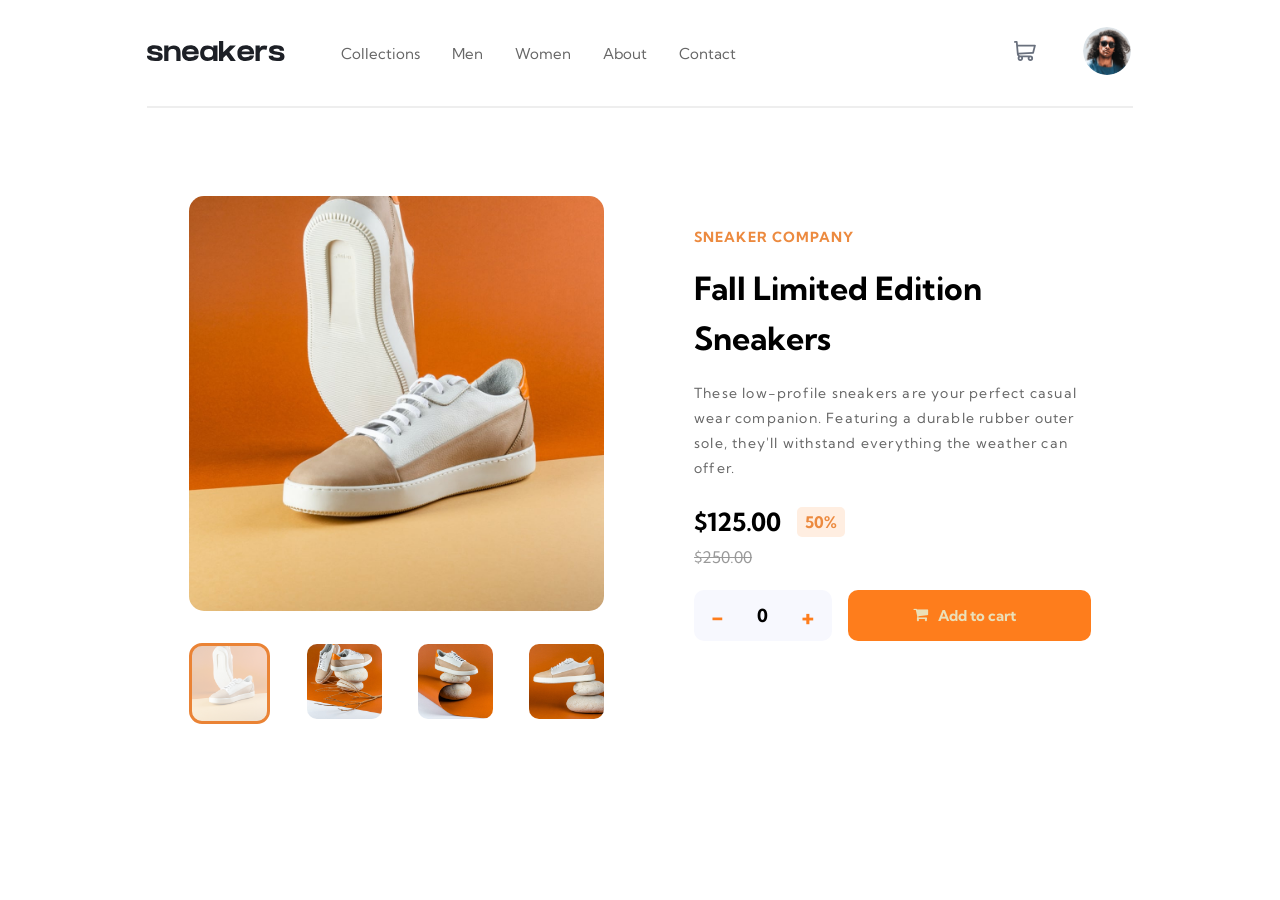
<file: index.html>
<!DOCTYPE html>
<html lang="en">
  <head>
    <meta charset="UTF-8" />
    <meta name="viewport" content="width=device-width, initial-scale=1.0" />
    <link
      rel="stylesheet"
      href="https://cdnjs.cloudflare.com/ajax/libs/font-awesome/4.7.0/css/font-awesome.min.css"
    />
    <link rel="stylesheet" media="screen" href="assets/css/style.css" />
    <title>E-Commerce Product Page</title>
  </head>
  <body>
    <!--container start-->
    <div class="container">
      <!--header section start-->
      <header>
        <div class="wrapper">
          <div class="left-nav">
            <div class="mobile-nav">
              <div class="mobile-menu">
                <img src="./assets/images/icon-menu.svg" alt="Mobile Menu" />
              </div>
              <div class="logo-container">
                <img src="./assets/images/logo.svg" alt="Logo" />
              </div>
            </div>
            <ul class="left-nav-list">
              <li><a href="#">Collections</a></li>
              <li><a href="#">Men</a></li>
              <li><a href="#">Women</a></li>
              <li><a href="#">About</a></li>
              <li><a href="#">Contact</a></li>
            </ul>
          </div>
          <div class="right-nav">
            <div class="cart">
              <figure>
                <img src="./assets/images/icon-cart.svg" alt="Cart Image" />
              </figure>
              <span class="order-number"></span>
            </div>
            <div class="avatar">
              <img src="./assets/images/image-avatar.png" alt="Avatar Image" />
            </div>
          </div>
          <div class="cart-basket hide">
            <p class="cart-head">Cart</p>
            <p class="product-info-para">Your cart is empty.</p>
            <div class="product-info hide">
              <!-- <div class="product-info-box">
                <div class="product-details">
                  <figure>
                    <img
                      src="./assets/images/image-product-1-thumbnail.jpg"
                      alt="Product 1"
                    />
                  </figure>
                  <p>
                    Fall Limited Edition Sneakers <br />
                    <span class="cart-product-price">$125.00</span>
                    <img src="./assets/images/icon-close.svg" alt="" />
                    <span class="total-no">3</span>
                    <span class="total-price">$375.00</span>
                  </p>
                  <figure>
                    <img
                      class="delete-icon"
                      src="./assets/images/icon-delete.svg"
                      alt="Delete Icon"
                    />
                  </figure>
                </div>
                <button class="checkout-btn">Checkout</button>
              </div> -->
            </div>
          </div>
        </div>
      </header>
      <!--header section ends-->
      <!--main section start-->
      <main>
        <div class="wrapper">
          <div class="product-image-container">
            <div class="main-image-container">
              <div class="hero-image">
                <img
                  src="./assets/images/image-product-1.jpg"
                  alt="Product Image 1"
                />
              </div>
              <ul class="indicator">
                <li class="previous-icon icon">
                  <img
                    src="./assets/images/icon-previous.svg"
                    alt="Previous Icon"
                  />
                </li>
                <li class="next-icon icon">
                  <img src="./assets/images/icon-next.svg" alt="Next Icon" />
                </li>
              </ul>
            </div>
            <ul class="image-thumbnail-container">
              <li class="active-img-list">
                <img
                  src="./assets/images/image-product-1.jpg"
                  alt="Product Image Thumbnail 1"
                  class="active-image"
                />
              </li>
              <li>
                <img
                  src="./assets/images/image-product-2.jpg"
                  alt="Product Image Thumbnail 2"
                />
              </li>
              <li>
                <img
                  src="./assets/images/image-product-3.jpg"
                  alt="Product Image Thumbnail 3"
                />
              </li>
              <li>
                <img
                  src="./assets/images/image-product-4.jpg"
                  alt="Product Image Thumbnail 4"
                />
              </li>
            </ul>
          </div>
          <div class="product-info-container">
            <span class="sneaker">SNEAKER COMPANY</span>
            <h1>Fall Limited Edition Sneakers</h1>
            <p>
              These low-profile sneakers are your perfect casual wear companion.
              Featuring a durable rubber outer sole, they'll withstand
              everything the weather can offer.
            </p>
            <div class="price-container">
              <div class="current-price-container">
                <span class="current-price"> $125.00 </span>
                <span class="percentage">50%</span>
              </div>
              <div class="discount">
                <span>$250.00</span>
              </div>
            </div>
            <div class="cart-container">
              <ul class="number-container">
                <li class="decrement">-</li>
                <li class="number-display">0</li>
                <li class="increment">+</li>
              </ul>
              <div class="cart-box">
                <span>cart</span>
                <button type="button">Add to cart</button>
              </div>
            </div>
          </div>
        </div>
        <div class="modal-box">
          <div class="wrapper">
            <div class="close-icon">
              <span>close</span>
            </div>
            <div class="hero-image-container">
              <figure>
                <img
                  src="./assets/images/image-product-1.jpg"
                  alt="Product 1 Image"
                />
              </figure>
              <div class="modal-arrow-container">
                <ul class="modal-indicator">
                  <li class="previous-icon icon">
                    <img
                      src="./assets/images/icon-previous.svg"
                      alt="Previous Icon"
                    />
                  </li>
                  <li class="next-icon icon">
                    <img src="./assets/images/icon-next.svg" alt="Next Icon" />
                  </li>
                </ul>
              </div>
            </div>
            <ul class="modal-thumbnail-container">
              <li class="active-img-list">
                <img
                  src="./assets/images/image-product-1.jpg"
                  alt="Product Image Thumbnail 1"
                  class="active-image"
                />
              </li>
              <li>
                <img
                  src="./assets/images/image-product-2.jpg"
                  alt="Product Image Thumbnail 2"
                />
              </li>
              <li>
                <img
                  src="./assets/images/image-product-3.jpg"
                  alt="Product Image Thumbnail 3"
                />
              </li>
              <li>
                <img
                  src="./assets/images/image-product-4.jpg"
                  alt="Product Image Thumbnail 4"
                />
              </li>
            </ul>
          </div>
        </div>
      </main>
      <!--main section end-->
    </div>
    <!--container end-->

    <script src="./assets/js/script.js"></script>
  </body>
</html>
</file>
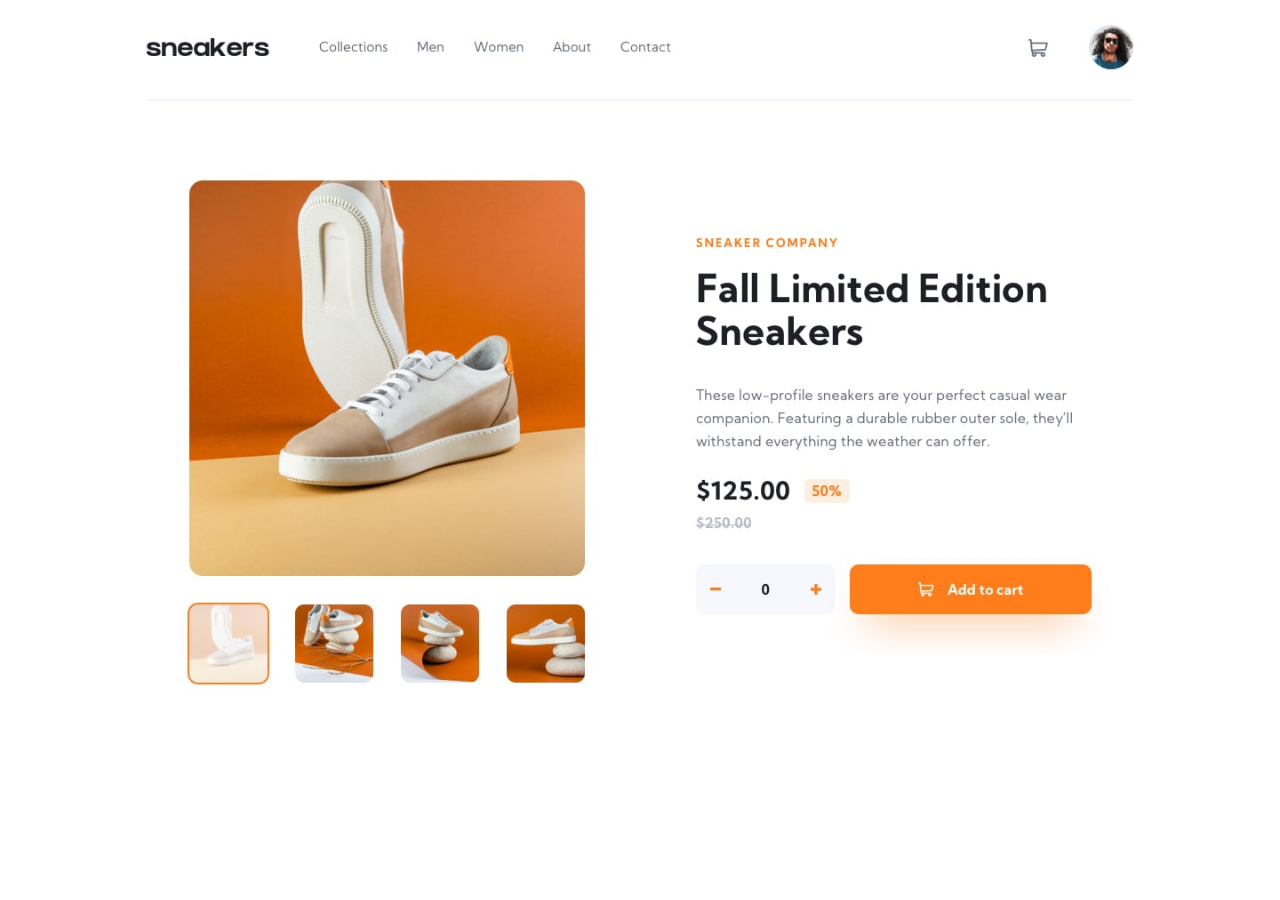
<file: img-desktop.html>
<!DOCTYPE html>
<html lang="en">
  <head>
    <meta charset="UTF-8" />
    <meta name="viewport" content="width=device-width, initial-scale=1.0" />
    <title>Desktop Design</title>
    <style>
      * {
        margin: 0;
        padding: 0;
      }
      img {
        width: 100%;
        height: auto;
      }
    </style>
  </head>
  <body>
    <div>
      <img
        src="./assets/images/design/desktop-design.jpg"
        alt="Desktop Design"
      />
    </div>
  </body>
</html>
</file>
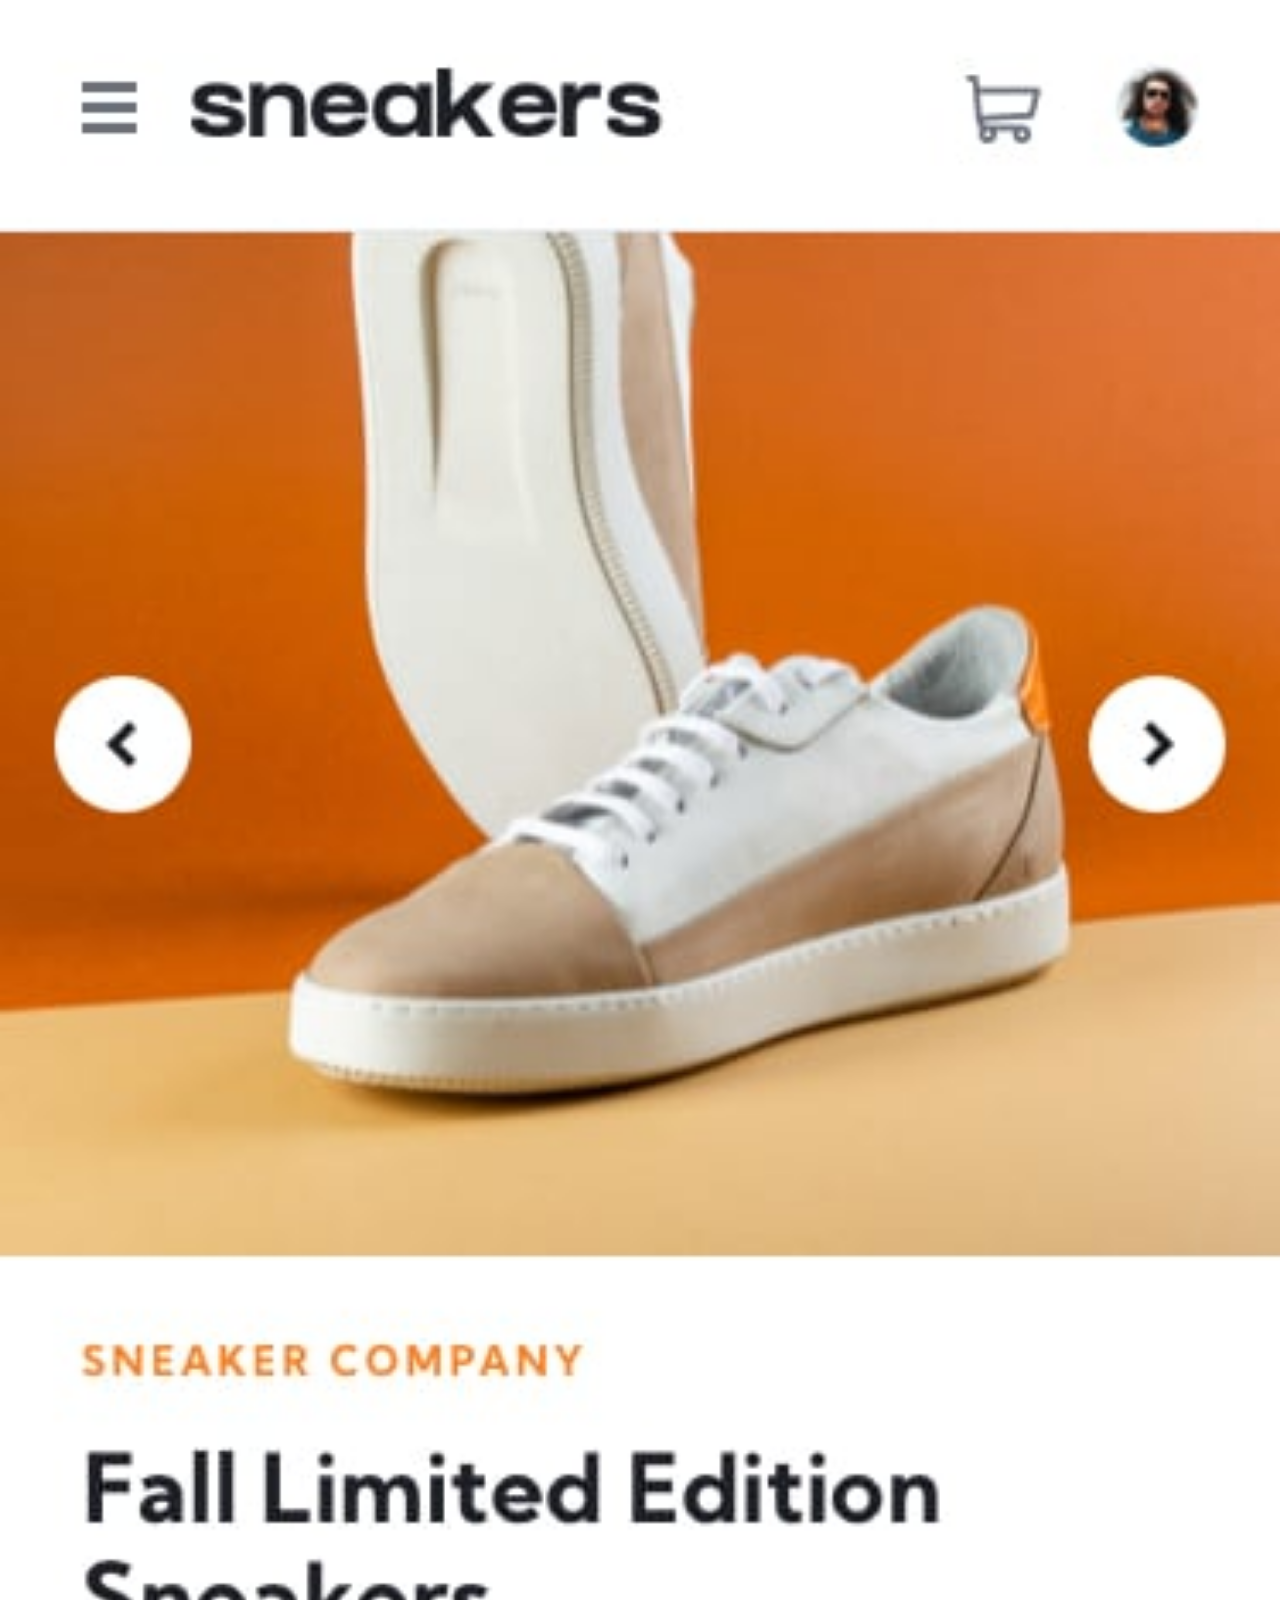
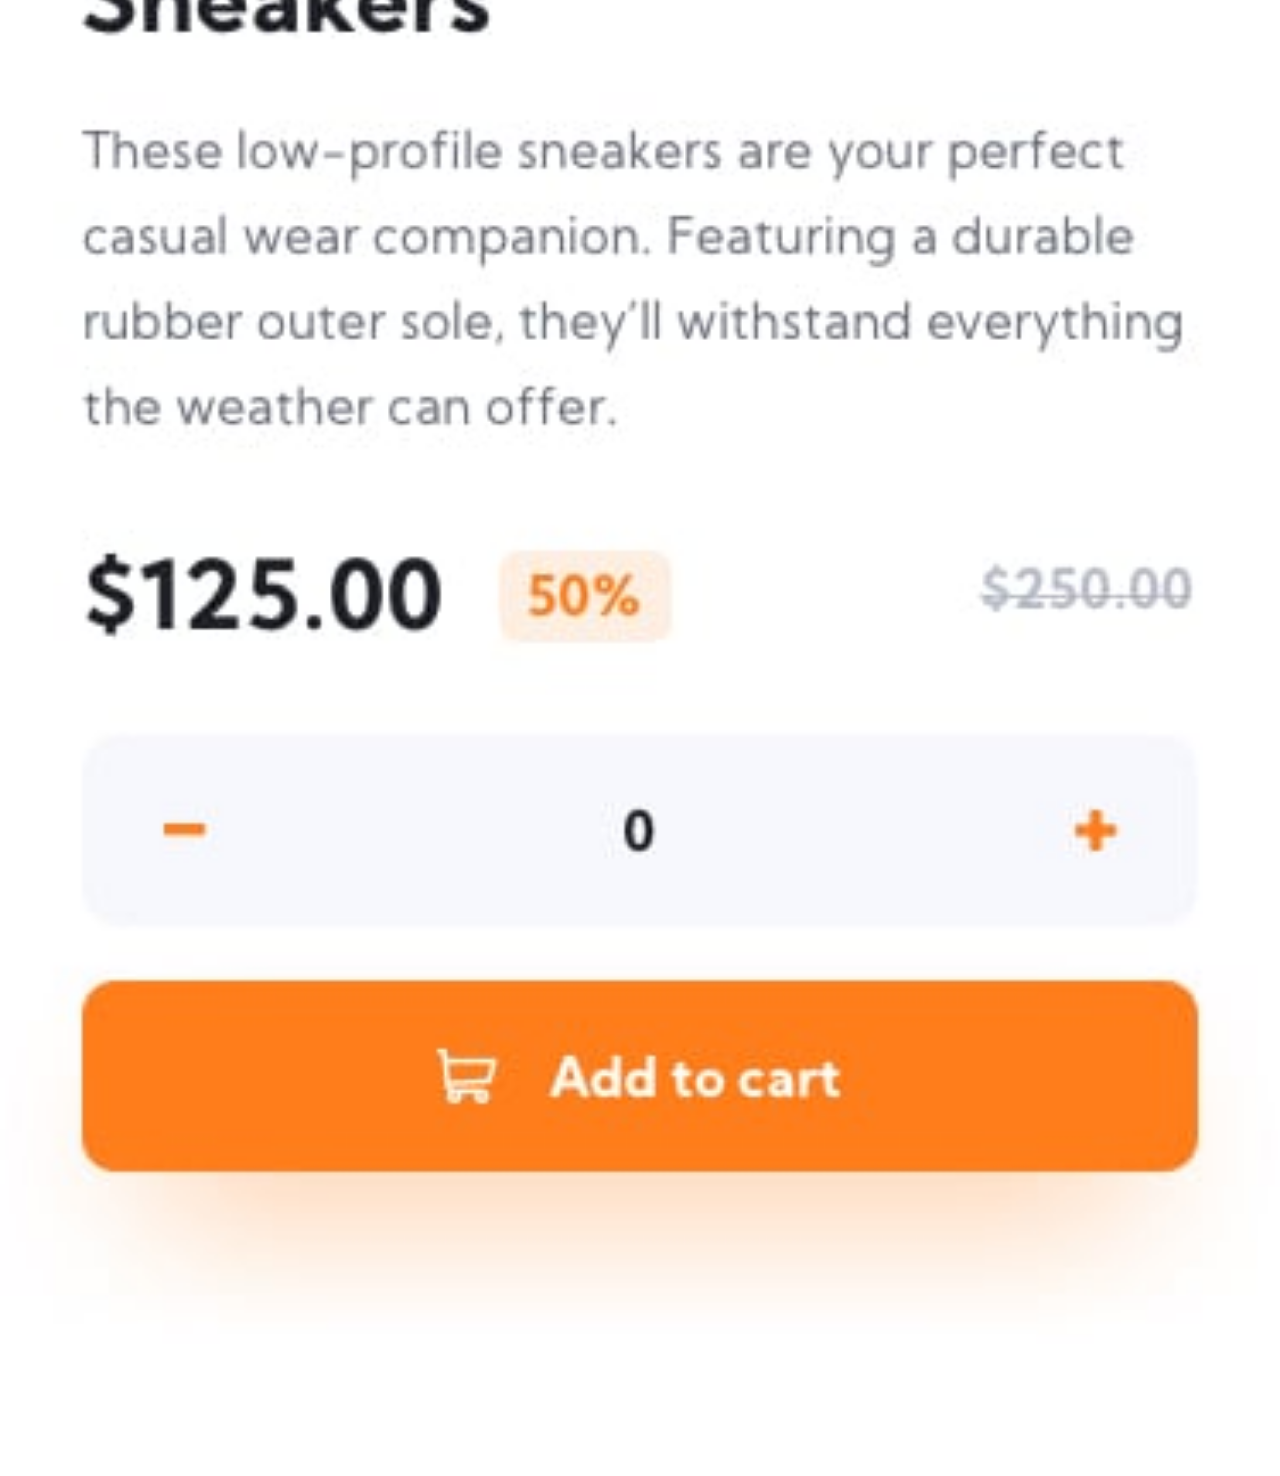
<file: img-mobile.html>
<!DOCTYPE html>
<html lang="en">
  <head>
    <meta charset="UTF-8" />
    <meta name="viewport" content="width=device-width, initial-scale=1.0" />
    <title>Mobile Design</title>
    <style>
      * {
        margin: 0;
        padding: 0;
      }
      img {
        width: 100%;
        height: auto;
      }
    </style>
  </head>
  <body>
    <div>
      <img src="./assets/images/design/mobile-design.jpg" alt="Mobile Design" />
    </div>
  </body>
</html>
</file>
<file: assets/css/style.css>
@import url("https://fonts.googleapis.com/css2?family=Kumbh+Sans:wght@400;700&display=swap");

* {
  margin: 0;
  padding: 0;
  box-sizing: border-box;
  font-family: "Kumbh Sans", sans-serif;
}

ul li {
  list-style-type: none;
}

a {
  text-decoration: none;
}

/*for wrapper*/
.wrapper {
  max-width: 1350px;
  width: 86%;
  margin: 0 auto;
}

:root {
  --light-gray: #a6a6aa;
  --light-orange: #ec8a3f;
  --light-orange-bg: #ffeee1;
  --light-blue: #f7f8fe;
  --orange: #fe7d1c;
  --cream: #ebe0b9;
}

/*=================================
  Header styling starts here
=================================*/

header .wrapper,
.left-nav,
.right-nav,
.left-nav-list,
.image-thumbnail-container,
.modal-thumbnail-container {
  display: flex;
  align-items: center;
}

header .wrapper {
  justify-content: space-between;
  width: 77%;
  padding: 31px 0 31px;
  border-bottom: 2px solid #eee;
}

.avatar img {
  width: 52px;
  height: 52px;
}

.left-nav {
  gap: 66px;
}

.left-nav-list {
  gap: 32px;
}

.left-nav-list li a {
  color: #666;
}

.right-nav {
  gap: 45px;
}
/*=================================
  Header styling ends here
=================================*/

/*=================================
  main styling starts here
=================================*/

main .wrapper {
  width: 70.4%;
  padding: 97px 0 130px;
  display: flex;
  justify-content: space-between;
}

.main-image-container img {
  max-width: 100%;
  border-radius: 15px;
}

.image-thumbnail-container li img,
.modal-thumbnail-container li img {
  max-width: 100%;
  max-height: 95px;
  border-radius: 10px;
}

.active-img-list {
  border-radius: 13px;
  border: 3.3px solid #ea8335;
  height: 101px;
}

.active-image {
  opacity: 0.3;
}

.image-thumbnail-container li,
.modal-thumbnail-container li {
  max-width: 100%;
}

.image-thumbnail-container,
.modal-thumbnail-container {
  justify-content: space-between;
}

.main-image-container {
  margin-bottom: 28px;
}

.product-image-container,
.product-info-container {
  max-width: 44%;
}

.sneaker {
  letter-spacing: 1.1px;
  font-size: 14.5px;
  font-weight: 700;
  color: var(--light-orange);
}

.product-info-container {
  padding-top: 63px;
}

h1 {
  font-size: 46px;
  margin-top: 17px;
  margin-bottom: 38px;
  line-height: 50px;
}

.product-info-container p {
  font-size: 15px;
  letter-spacing: 1.1px;
  line-height: 27px;
  color: #666;
  margin-bottom: 27px;
}

.current-price {
  font-weight: bold;
  font-size: 32px;
}

.percentage {
  background: var(--light-orange-bg);
  color: var(--light-orange);
  font-weight: bold;
  padding: 5px 2%;
  border-radius: 5px;
  display: flex;
  align-items: center;
}

.current-price-container {
  display: flex;
  align-items: center;
  gap: 16px;
  margin-bottom: 10px;
}

.discount {
  color: #999;
  text-decoration: line-through;
  margin-bottom: 37px;
}

.cart-container {
  display: flex;
  gap: 16px;
}

.number-container {
  display: flex;
  background: var(--light-blue);
  flex-basis: 37%;
  justify-content: space-between;
  align-items: center;
  border-radius: 10px;
}

.number-container li {
  flex-grow: 1;
  text-align: center;
  padding: 13px 0;
  font-size: 25px;
  font-weight: bold;
}

li.number-display {
  font-size: 18px;
}

.decrement,
.increment {
  color: var(--orange);
}

.cart-box {
  flex-basis: 65%;
  background: var(--orange);
  align-items: center;
  display: flex;
  justify-content: center;
  border-radius: 10px;
  gap: 15px;
}

.cart-box button {
  padding: 10px;
  background: transparent;
  border: none;
  outline: none;
  color: var(--cream);
  font-size: 15px;
  font-weight: bold;
}

.cart-box span {
  position: relative;
  text-indent: -9999px;
}

.cart-box span::before {
  content: "\f07a";
  position: absolute;
  top: 0;
  left: 0;
  text-indent: 0;
  font-family: "FontAwesome";
  color: var(--cream);
}

.mobile-menu {
  display: none;
}

.indicator {
  display: none;
  justify-content: space-between;
  position: absolute;
  width: 100%;
  top: 50%;
  transform: translateY(-50%);
  padding: 0px 30px;
}

.main-image-container {
  position: relative;
}

.icon {
  width: 40px;
  height: 40px;
  background: #fff;
  border-radius: 50%;
  position: relative;
}

.icon img {
  position: absolute;
  top: 50%;
  left: 50%;
  transform: translate(-50%, -50%);
}

.indicator li:hover,
.cart:hover,
.avatar:hover,
.image-thumbnail-container li:hover,
.modal-thumbnail-container li:hover,
.decrement:hover,
.increment:hover,
.cart-box:hover,
.hero-image:hover {
  cursor: pointer;
}

.mobile-menu:hover {
  cursor: pointer;
}

.avatar img {
  border: 2px solid transparent;
  border-radius: 50%;
}

.cart-basket {
  display: flex;
  flex-direction: column;
}

.cart-basket {
  box-shadow: 11px 16px 21px -3px rgba(0, 0, 0, 0.1),
    -8px 10px 15px -3px rgba(0, 0, 0, 0.1);
  position: absolute;
  right: 6%;
  top: 90px;
  width: 25%;
  background-color: #fff;
  height: 255px;
  z-index: 9999;
}

.product-info {
  height: 100%;
  display: flex;
  justify-content: center;
  align-items: center;
}

.cart-head {
  padding: 25px;
  border-bottom: 0.1px solid #e8e7eb;
  font-weight: bold;
}

.hero-image-container {
  display: flex;
  justify-content: center;
  align-items: center;
  width: 100%;
  flex-direction: column;
  position: relative;
  margin-bottom: 35px;
}

.hero-image-container figure img {
  width: 100%;
  border-radius: 15px;
}

.hero-image-container figure {
  width: 100%;
}

.close-icon {
  display: flex;
  justify-content: end;
  position: relative;
  margin-bottom: 20px;
  cursor: pointer;
}

.close-icon:hover span::before {
  color: #ea8335;
}

.close-icon span {
  width: 25px;
  height: 25px;
  display: inline-block;
  text-indent: -9999px;
  display: flex;
  justify-content: center;
  align-items: center;
}

.close-icon span::before {
  content: "\f00d";
  font-family: "FontAwesome";
  color: #fff;
  font-size: 30px;
  text-indent: 0;
  position: absolute;
}

.modal-arrow-container {
  width: 100%;
  position: absolute;
  height: 55px;
  display: flex;
  align-items: center;
}

.modal-indicator {
  display: flex;
  justify-content: space-between;
  width: 100%;
  align-items: center;
}

.modal-indicator li:hover {
  cursor: pointer;
}

.modal-indicator .icon {
  width: 55px;
  height: 55px;
}

.modal-indicator .previous-icon {
  position: absolute;
  left: -27.5px;
}

.modal-indicator .next-icon {
  position: absolute;
  right: -27.5px;
}

.modal-thumbnail-container {
  padding: 0 9.2%;
}

.modal-box {
  position: fixed;
  left: 50%;
  transform: translateX(-50%);
  width: 100%;
  height: 100%;
  z-index: 5;
  background: rgba(0, 0, 0, 0.75);
  top: 0;
  overflow: auto;
  padding-bottom: 200px;
}

.modal-box .wrapper {
  flex-direction: column;
  width: 38.2%;
  padding: 0;
  position: relative;
  top: 85px;
}

.modal-box {
  display: none;
}

.cart {
  display: flex;
  position: relative;
}

.left-nav-list.show {
  display: flex;
}

.product-info-para {
  padding: 25px;
  height: 200px;
  display: flex;
  justify-content: center;
  align-items: center;
}

.order-number {
  position: absolute;
  display: inline-block;
  text-indent: -9999px;
  width: 23px;
  height: 18px;
  background-color: #ea7319;
  border-radius: 50%;
  top: -9px;
  right: -7px;
}

.dis {
  text-indent: 0;
  text-align: center;
  font-size: 11px;
  display: flex;
  justify-content: center;
  align-items: center;
  font-weight: 600;
  color: var(--cream);
}

.hide {
  display: none;
}

.show {
  display: flex;
}

.avatar:hover img {
  border: 2px solid #fe7d1c;
}

.left-nav-list li {
  position: relative;
}

.logo-container:hover,
.cart-box:hover,
.cart-box button:hover {
  cursor: pointer;
}

.left-nav-list li:hover::after {
  width: 100%;
  height: 4px;
  background-color: #fe7d1c;
  position: absolute;
  content: "";
  bottom: -50px;
  left: 0px;
}

.product-info {
  padding: 25px;
}

.product-details {
  display: flex;
  align-items: center;
  gap: 18px;
  margin-bottom: 28px;
  justify-content: space-between;
}

.product-details figure:nth-of-type(1) {
  width: 52px;
  height: 52px;
}

.product-details img {
  width: 100%;
  height: 100%;
  border-radius: 5px;
}

.product-details p img {
  width: 10px;
  height: 10px;
}

.product-details .delete-icon {
  width: 13px;
  height: 19px;
}

.product-details .delete-icon:hover,
.checkout-btn:hover {
  cursor: pointer;
}

.product-info {
  justify-content: space-between;
  align-items: initial;
}

.product-details p {
  font-size: 17px;
  line-height: 25px;
  color: #909195;
}

.cart-head {
  font-size: 17px;
}

.checkout-btn {
  width: 100%;
  height: 60px;
  border-radius: 15px;
  border: none;
  background-color: #ea7319;
  font-size: 16px;
  color: #fff5df;
  font-weight: 600;
  margin-bottom: 7px;
}

.cart-basket {
  height: auto;
  border-radius: 10px;
}

.total-price {
  font-weight: bold;
  color: #000;
}

.checkout-btn:hover {
  color: #fff;
}

.change-color {
  background-color: #f5a161;
}

/*=================================
  main styling ends here
=================================*/

/*media query starts*/

/*media query for 1440px starts here*/
@media only screen and (max-width: 1440px) {
  header .wrapper {
    padding: 25px 0 25px;
  }

  .left-nav {
    gap: 56px;
  }

  .left-nav-list li {
    font-size: 15px;
  }

  .avatar img {
    width: 52px;
    height: 52px;
  }

  h1 {
    font-size: 46px;
    margin-bottom: 30px;
  }

  main .wrapper {
    padding: 88px 0 130px;
  }

  .product-info-container {
    padding-top: 63px;
  }

  .sneaker {
    font-size: 14px;
  }

  .product-info-container p {
    font-size: 14px;
    letter-spacing: 1.2px;
    line-height: 25px;
  }

  .current-price {
    font-size: 29px;
  }

  .product-details p {
    font-size: 14px;
  }

  .product-info-box {
    flex-grow: 1;
  }

  .cart-basket {
    width: 26.5%;
  }
}

/*media query for 1300px starts here*/
@media only screen and (max-width: 1300px) {
  .product-info-container {
    padding-top: 30px;
  }

  h1 {
    font-size: 32px;
    margin-bottom: 18px;
  }

  .product-image-container {
    max-width: 46%;
  }

  .image-thumbnail-container li img,
  .modal-thumbnail-container li img {
    max-height: 75px;
  }

  .current-price {
    font-size: 25px;
  }

  .number-container li {
    padding: 10px 0;
  }

  .product-info-container p {
    margin-bottom: 25px;
  }

  .discount {
    margin-bottom: 23px;
  }

  .modal-thumbnail-container {
    padding: 0 3%;
  }

  .modal-thumbnail-container li {
    height: 95px;
  }

  .modal-thumbnail-container li img {
    max-height: 95px;
  }

  .modal-box .wrapper {
    width: 45%;
  }

  .cart-basket {
    width: 31%;
  }

  .product-details p {
    font-size: 14px;
  }

  .active-img-list {
    height: 81px;
  }
}

/*media query for 1024px starts here*/
@media only screen and (max-width: 1024px) {
  .product-info-container p {
    font-size: 13px;
  }

  main .wrapper,
  header .wrapper {
    width: 86%;
  }

  .product-image-container {
    max-width: 50%;
  }

  .product-info-container {
    padding-top: 20px;
  }

  .modal-box .wrapper {
    width: 45%;
  }

  .modal-thumbnail-container {
    padding: 0;
  }

  .cart-basket {
    width: 35%;
  }
}

/*media query for 995px starts here*/
@media only screen and (max-width: 995px) {
  .mobile-nav {
    display: flex;
    align-items: center;
    width: 100%;
    gap: 20px;
  }

  .mobile-menu {
    display: block;
  }

  .left-nav {
    flex-wrap: wrap;
    gap: 20px;
  }

  .left-nav-list {
    display: flex;
    flex-direction: column;
    align-items: flex-start;
  }

  header .wrapper {
    align-items: baseline;
  }

  .left-nav-list {
    display: none;
  }

  .modal-box .wrapper {
    width: 50%;
  }

  .modal-thumbnail-container li {
    height: 90px;
  }

  .modal-thumbnail-container li img {
    max-height: 85px;
  }

  .modal-indicator .icon {
    width: 50px;
    height: 50px;
  }

  .product-details p {
    font-size: 13px;
    line-height: 20px;
  }

  .cart-basket {
    width: 38%;
  }

  .left-nav-list li:hover::after {
    bottom: -8px;
  }
}

/*media query for 768px starts here*/
@media only screen and (max-width: 768px) {
  main .wrapper {
    flex-direction: column;
  }
  .product-image-container,
  .product-info-container {
    max-width: 100%;
  }

  .product-info-container {
    padding-top: 60px;
  }

  .product-info-container p {
    font-size: 17px;
  }

  .price-container {
    display: flex;
    align-items: center;
    justify-content: space-between;
  }

  .current-price-container,
  .discount {
    margin-bottom: 30px;
  }

  .number-container,
  .cart-box {
    flex-basis: 50%;
  }

  .image-thumbnail-container {
    display: none;
  }

  .main-image-container {
    margin-bottom: 0px;
  }

  .indicator {
    display: flex;
  }

  .modal-box .wrapper {
    width: 75%;
  }

  .cart-basket {
    width: 50%;
  }

  .checkout-btn {
    height: 50px;
  }
}

/*media query for 540px starts here*/
@media only screen and (max-width: 540px) {
  .indicator {
    padding: 0px 15px;
  }

  .avatar img {
    width: 40px;
    height: 40px;
  }

  .right-nav {
    gap: 25px;
  }

  .modal-box .wrapper {
    width: 85%;
  }

  .modal-thumbnail-container li {
    height: 80px;
  }

  .modal-thumbnail-container li img {
    max-height: 75px;
  }

  .modal-indicator .icon {
    width: 35px;
    height: 35px;
  }

  .modal-indicator .previous-icon {
    position: absolute;
    left: -17.5px;
  }

  .modal-indicator .next-icon {
    position: absolute;
    right: -17.5px;
  }

  .cart-basket {
    width: 80%;
    right: 50%;
    left: 50%;
    transform: translateX(-50%);
  }

  .product-details p {
    font-size: 14px;
  }
}

/*media query for 420px starts here*/
@media only screen and (max-width: 420px) {
  .icon img {
    width: 10px;
  }

  .cart-container {
    flex-direction: column;
  }

  .cart-box {
    padding: 5px 0;
  }

  .modal-thumbnail-container li {
    height: 70px;
  }

  .modal-thumbnail-container li img {
    max-height: 65px;
  }

  .cart-basket {
    width: 86%;
    top: 80px;
  }

  .product-details p {
    font-size: 13px;
  }

  .product-details {
    gap: 8px;
  }
}

/*media query for 375px starts here*/
@media only screen and (max-width: 375px) {
  header .wrapper {
    padding: 14px 0 20px;
    width: 87.5%;
    border: none;
  }

  .avatar img {
    width: 25px;
    height: 25px;
  }

  .mobile-nav {
    gap: 14px;
  }

  .right-nav {
    gap: 22px;
  }

  main .wrapper {
    padding: 0;
    width: 100%;
  }

  .main-image-container img {
    border-radius: 0px;
  }

  .hero-image img {
    width: 100%;
    height: 285px;
    object-fit: cover;
  }

  .icon {
    width: 38px;
    height: 38px;
  }

  .product-info-container {
    width: 87.5%;
    margin: 0 auto;
    padding-top: 15px;
    padding-bottom: 91px;
  }

  .sneaker {
    font-size: 12px;
  }

  h1 {
    font-size: 27px;
    margin-top: 10px;
    margin-bottom: 12px;
  }

  .product-info-container p {
    font-size: 13px;
    line-height: 24px;
    letter-spacing: 0.7px;
  }

  .current-price {
    font-size: 28px;
  }

  .percentage {
    padding: 1px 6%;
  }

  .product-info-container p,
  .current-price-container,
  .discount {
    margin-bottom: 20px;
  }

  .number-container li {
    padding: 12px 6%;
    flex-grow: 0;
  }

  .cart-box {
    padding: 7px 0;
  }
}
</file>
